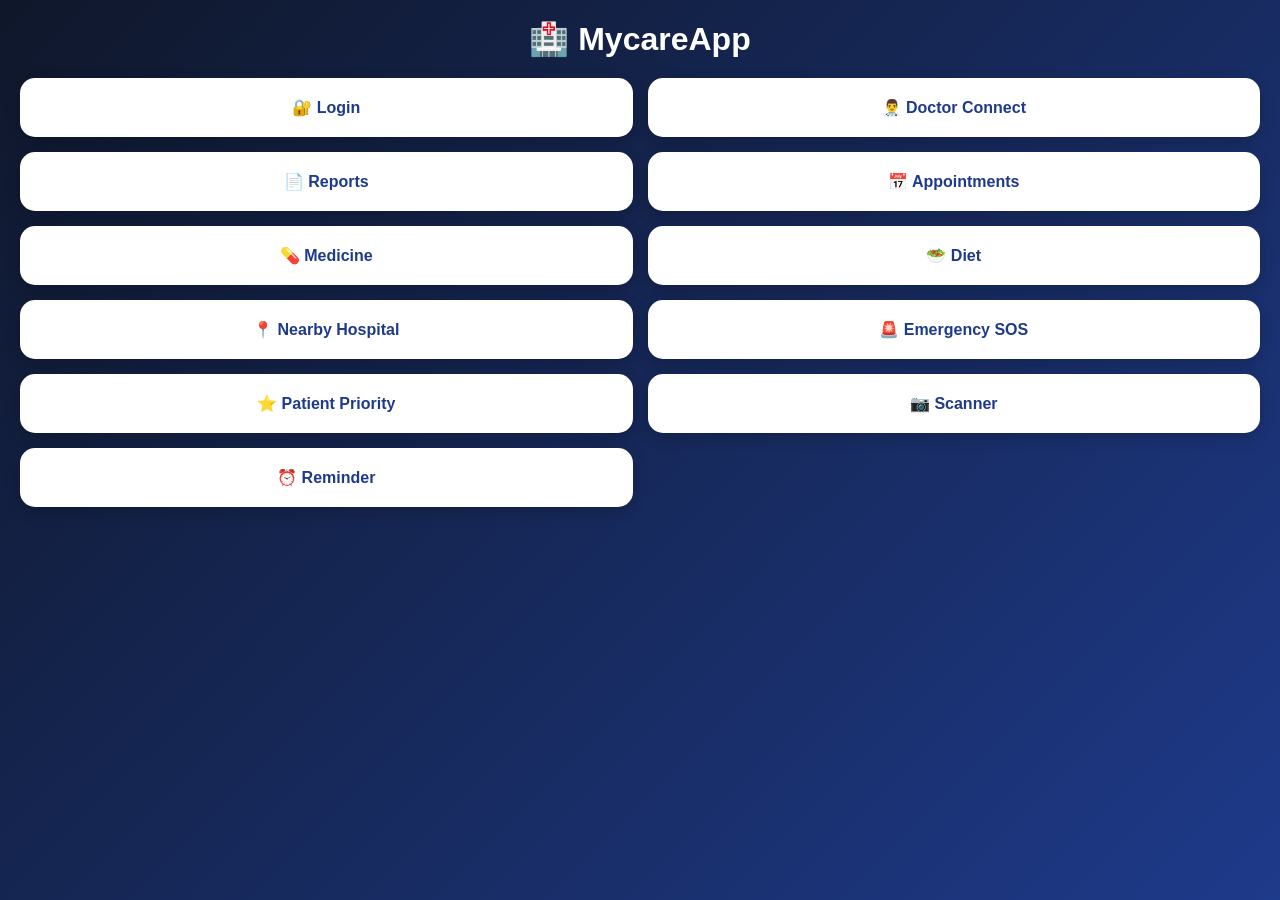
<file: index.html>
<!DOCTYPE html>
<html>
<head>
<meta charset="UTF-8">
<meta name="viewport" content="width=device-width, initial-scale=1.0">
<title>MycareApp</title>

<style>
*{
margin:0;
padding:0;
box-sizing:border-box;
font-family:Arial,sans-serif;
}

body{
background:linear-gradient(135deg,#0f172a,#1e3a8a);
min-height:100vh;
padding:20px;
}

/* TITLE */
h1{
text-align:center;
color:white;
margin-bottom:20px;
}

/* GRID */
.grid{
display:grid;
grid-template-columns:repeat(2, 1fr);
gap:15px;
margin-top:20px;
}

/* CARD STYLE */
.card{
background:white;
color:#1e3a8a;
padding:20px;
text-align:center;
border-radius:15px;
text-decoration:none;
font-weight:bold;
font-size:16px;
box-shadow:0 5px 15px rgba(0,0,0,0.2);
transition:0.2s;
display:block;
}

.card:active{
transform:scale(0.96);
}

.card:hover{
transform:scale(1.03);
}

/* MOBILE RESPONSIVE */
@media screen and (max-width: 768px){
.grid{
grid-template-columns:1fr;
}

.card{
font-size:18px;
padding:25px;
}

body{
padding:10px;
}

h1{
font-size:24px;
}
}
</style>
</head>

<body>

<h1>🏥 MycareApp</h1>

<div class="grid">

<a class="card" href="login.html">🔐 Login</a>

<a class="card" href="doctor_connect.html">👨‍⚕️ Doctor Connect</a>

<a class="card" href="reports.html">📄 Reports</a>

<a class="card" href="appointments.html">📅 Appointments</a>

<a class="card" href="medicine.html">💊 Medicine</a>

<a class="card" href="diet.html">🥗 Diet</a>

<a class="card" href="nearby.html">📍 Nearby Hospital</a>

<a class="card" href="emergency.html">🚨 Emergency SOS</a>

<a class="card" href="patient_priority.html">⭐ Patient Priority</a>

<a class="card" href="scanner.html">📷 Scanner</a>

<a class="card" href="tablet_reminder.html">⏰ Reminder</a>

</div>

</body>
</html>
</file>
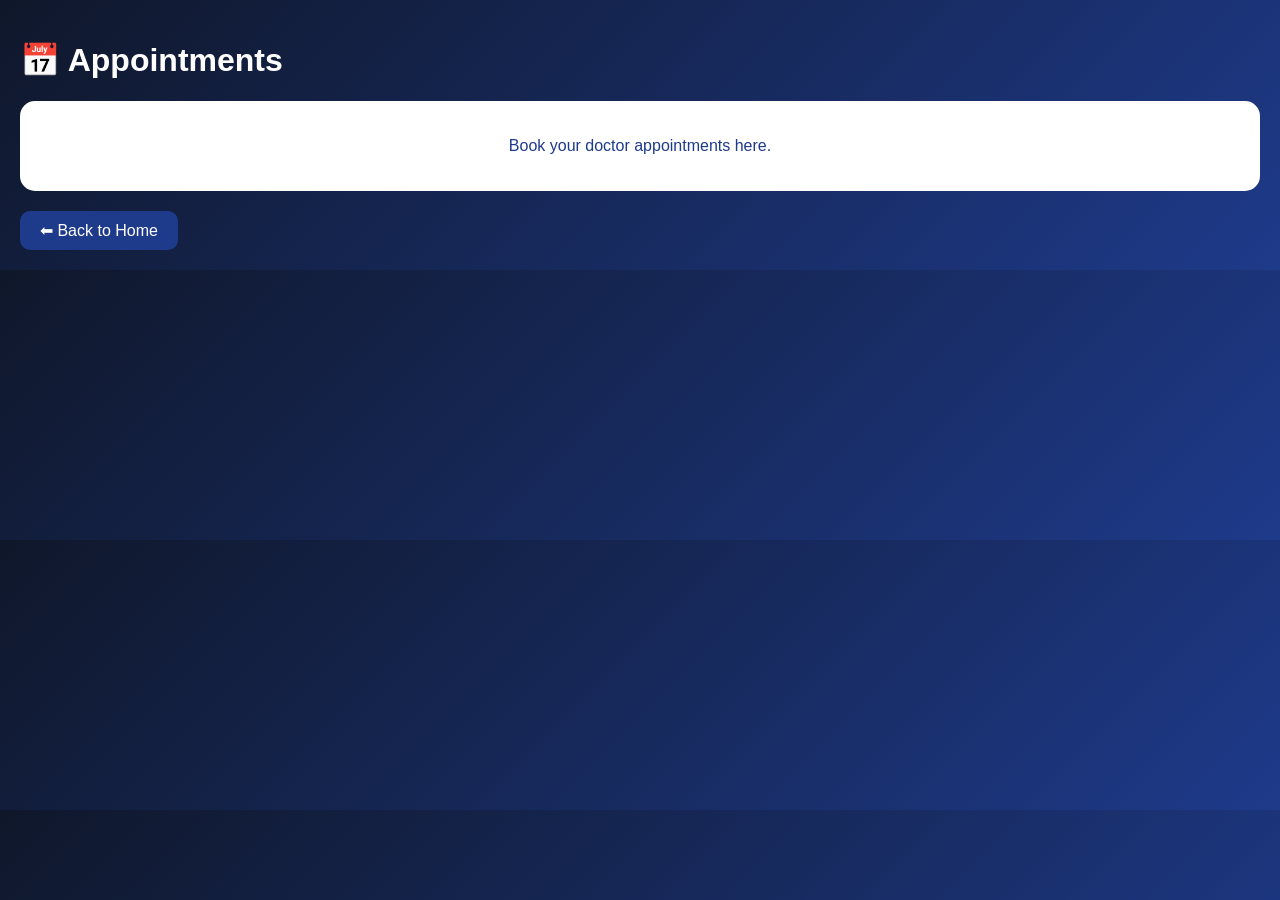
<file: appointments.html>
<!DOCTYPE html>
<html>
<head>
<meta charset="UTF-8">
<meta name="viewport" content="width=device-width, initial-scale=1.0">
<title>Appointments</title>

<style>
body{
margin:0;
font-family:Arial;
background:linear-gradient(135deg,#0f172a,#1e3a8a);
color:white;
padding:20px;
}

.box{
background:white;
color:#1e3a8a;
padding:20px;
border-radius:15px;
text-align:center;
}

a{
display:inline-block;
margin-top:20px;
color:white;
text-decoration:none;
background:#1e3a8a;
padding:10px 20px;
border-radius:10px;
}
</style>
</head>

<body>

<h1>📅 Appointments</h1>

<div class="box">
<p>Book your doctor appointments here.</p>
</div>

<a href="index.html">⬅ Back to Home</a>

</body>
</html>
</file>
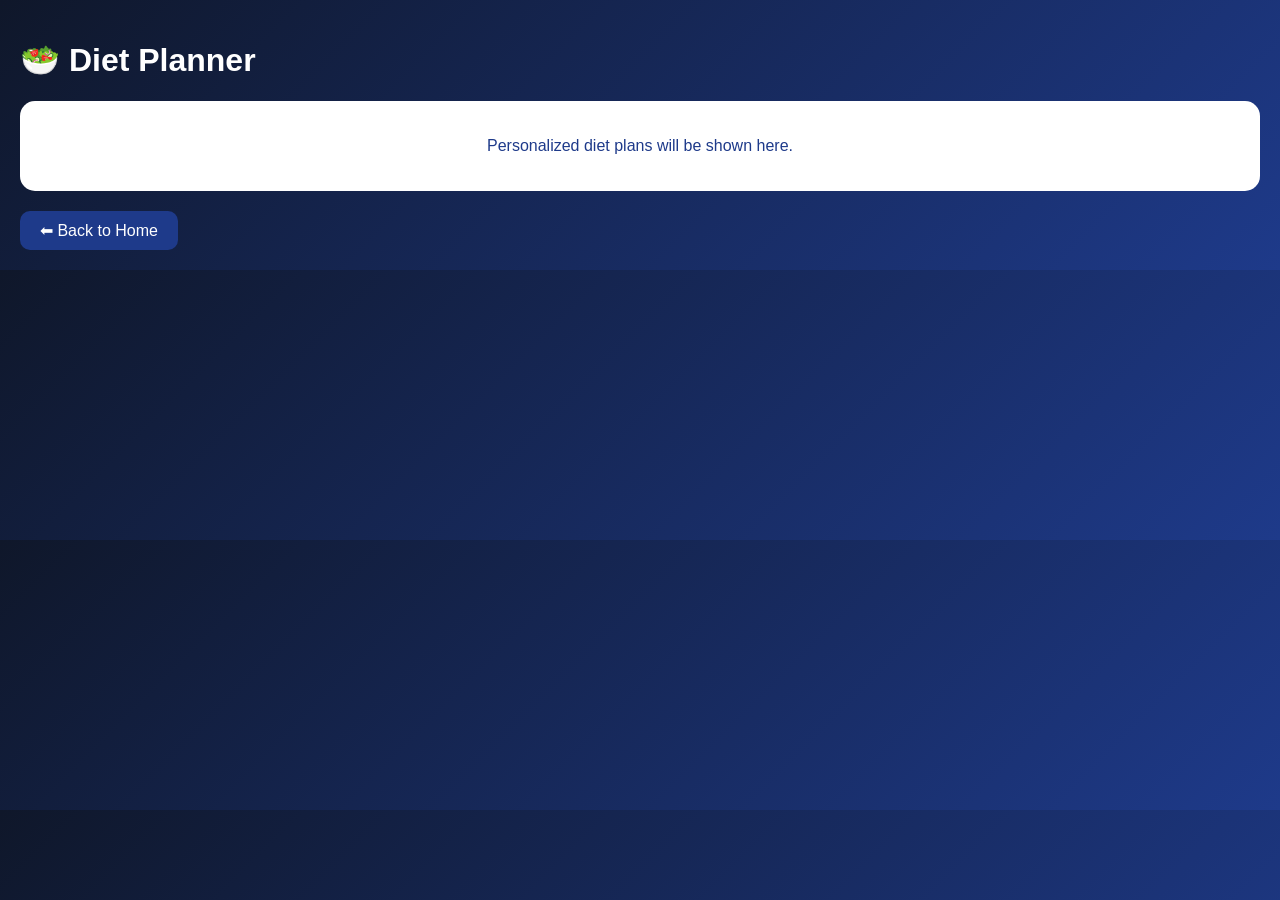
<file: diet.html>
<!DOCTYPE html>
<html>
<head>
<meta charset="UTF-8">
<meta name="viewport" content="width=device-width, initial-scale=1.0">
<title>Diet Planner</title>

<style>
body{
margin:0;
font-family:Arial;
background:linear-gradient(135deg,#0f172a,#1e3a8a);
color:white;
padding:20px;
}

.box{
background:white;
color:#1e3a8a;
padding:20px;
border-radius:15px;
text-align:center;
}

a{
display:inline-block;
margin-top:20px;
color:white;
text-decoration:none;
background:#1e3a8a;
padding:10px 20px;
border-radius:10px;
}
</style>
</head>

<body>

<h1>🥗 Diet Planner</h1>

<div class="box">
<p>Personalized diet plans will be shown here.</p>
</div>

<a href="index.html">⬅ Back to Home</a>

</body>
</html>
</file>
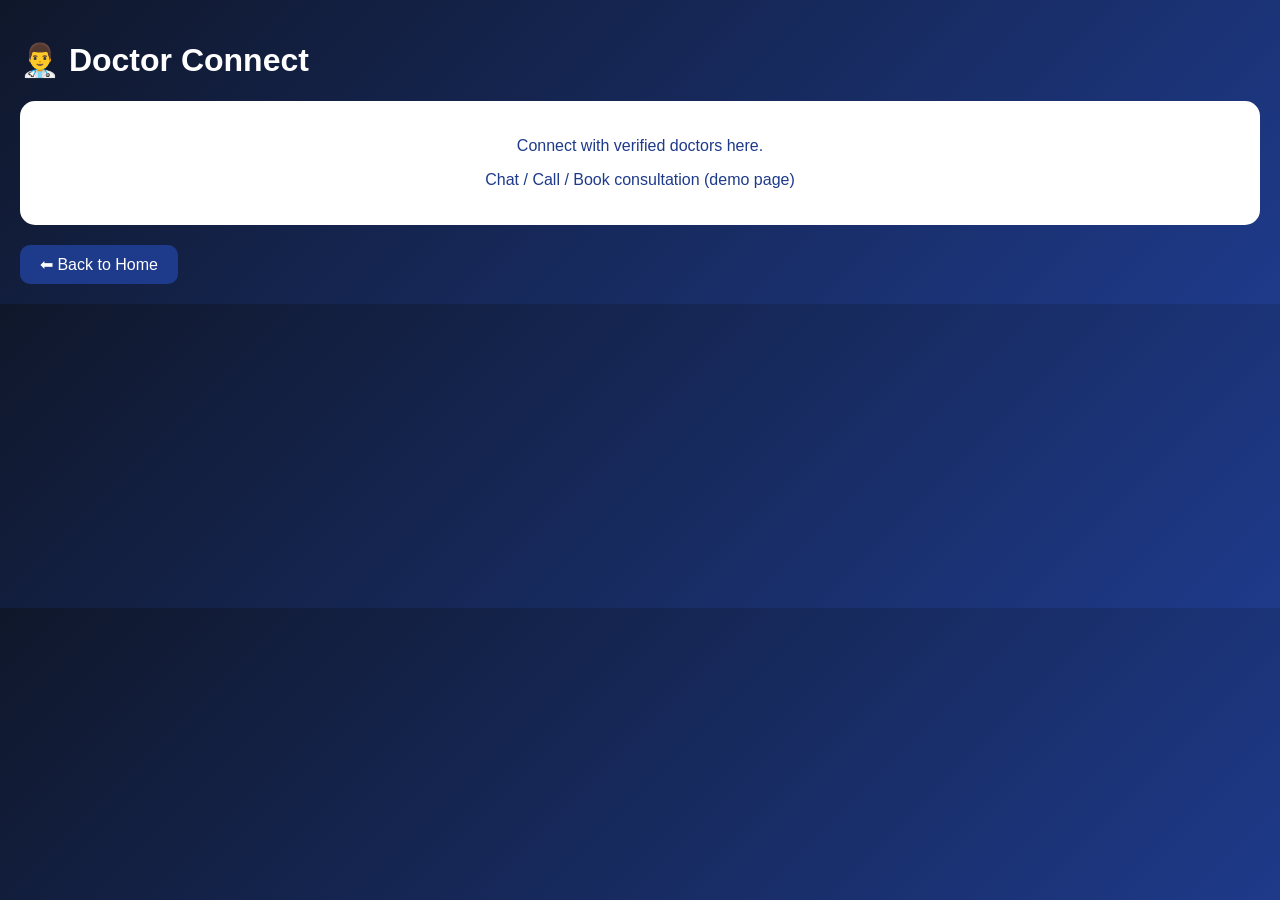
<file: doctor_connect.html>
<!DOCTYPE html>
<html>
<head>
<meta charset="UTF-8">
<meta name="viewport" content="width=device-width, initial-scale=1.0">
<title>Doctor Connect</title>

<style>
body{
margin:0;
font-family:Arial;
background:linear-gradient(135deg,#0f172a,#1e3a8a);
color:white;
padding:20px;
}

.box{
background:white;
color:#1e3a8a;
padding:20px;
border-radius:15px;
text-align:center;
}

a{
display:inline-block;
margin-top:20px;
color:white;
text-decoration:none;
background:#1e3a8a;
padding:10px 20px;
border-radius:10px;
}
</style>
</head>

<body>

<h1>👨‍⚕️ Doctor Connect</h1>

<div class="box">
<p>Connect with verified doctors here.</p>
<p>Chat / Call / Book consultation (demo page)</p>
</div>

<a href="index.html">⬅ Back to Home</a>

</body>
</html>
</file>
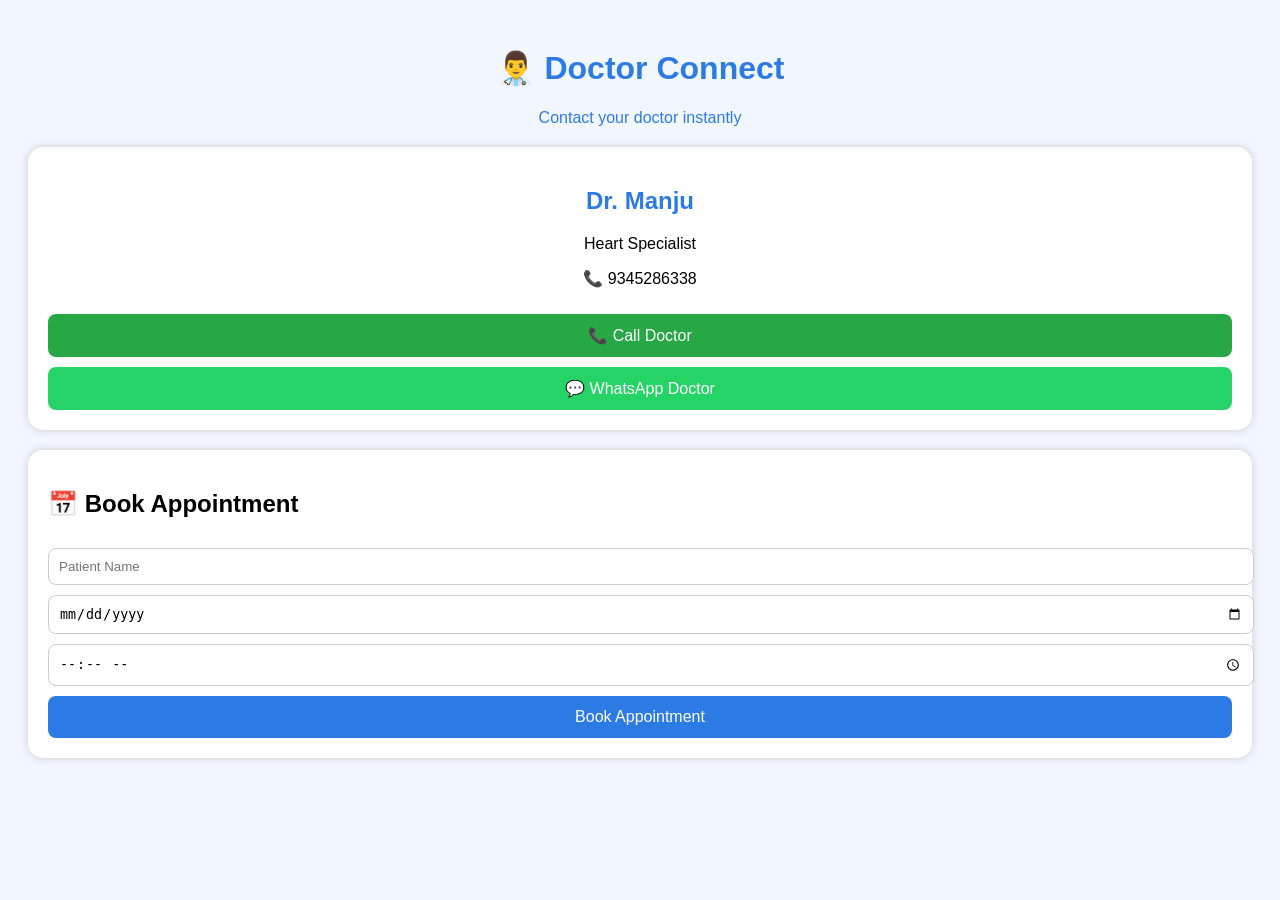
<file: doctor_contact.html>
<!DOCTYPE html>
<html>
<head>
<title>Doctor Connect</title>

<style>

body{
    font-family:Arial,sans-serif;
    background:#f2f6ff;
    padding:20px;
}

.header{
    text-align:center;
    color:#2c7be5;
    margin-bottom:20px;
}

.card{
    background:white;
    padding:20px;
    border-radius:15px;
    box-shadow:0 0 10px #ccc;
    margin-bottom:20px;
}

.doctor{
    text-align:center;
}

.doctor h2{
    color:#2c7be5;
}

button{
    width:100%;
    padding:12px;
    margin-top:10px;
    border:none;
    border-radius:8px;
    color:white;
    font-size:16px;
    cursor:pointer;
}

.call{
    background:#28a745;
}

.whatsapp{
    background:#25D366;
}

.book{
    background:#2c7be5;
}

input{
    width:100%;
    padding:10px;
    margin-top:10px;
    border:1px solid #ccc;
    border-radius:8px;
}

</style>

</head>

<body>

<div class="header">
<h1>👨‍⚕️ Doctor Connect</h1>
<p>Contact your doctor instantly</p>
</div>

<div class="card doctor">

<h2>Dr. Manju</h2>

<p>Heart Specialist</p>

<p>📞 9345286338</p>

<a href="tel:9345286338">
<button class="call">
📞 Call Doctor
</button>
</a>

<a href="https://wa.me/919345286338" target="_blank">
<button class="whatsapp">
💬 WhatsApp Doctor
</button>
</a>

</div>

<div class="card">

<h2>📅 Book Appointment</h2>

<input type="text" id="name" placeholder="Patient Name">

<input type="date" id="date">

<input type="time" id="time">

<button class="book" onclick="bookAppointment()">
Book Appointment
</button>

</div>

<script>

function bookAppointment(){

let name=document.getElementById("name").value;
let date=document.getElementById("date").value;
let time=document.getElementById("time").value;

if(name=="" || date=="" || time==""){
alert("Fill all fields");
return;
}

alert(
"Appointment Booked Successfully!\n\n"+
"Patient: "+name+
"\nDate: "+date+
"\nTime: "+time
);

}

</script>

</body>
</html>
</file>
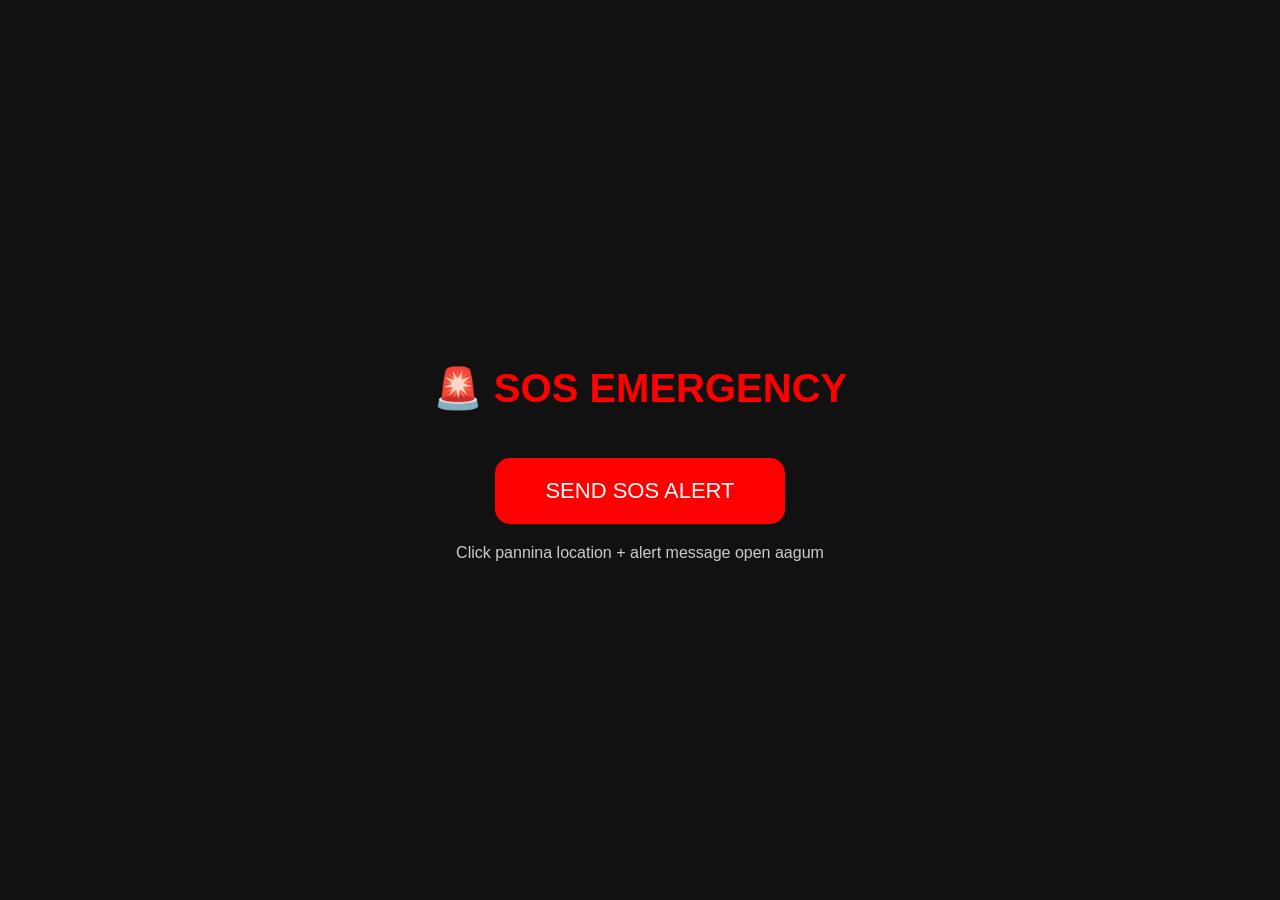
<file: emergency.html>
<!DOCTYPE html>
<html lang="en">
<head>
  <meta charset="UTF-8">
  <title>Emergency SOS</title>

  <style>
    body {
      margin: 0;
      font-family: Arial;
      background: #111;
      color: white;
      display: flex;
      justify-content: center;
      align-items: center;
      height: 100vh;
      flex-direction: column;
    }

    .container {
      text-align: center;
    }

    h1 {
      color: red;
      font-size: 40px;
    }

    .sos-btn {
      background: red;
      color: white;
      border: none;
      padding: 20px 50px;
      font-size: 22px;
      border-radius: 15px;
      cursor: pointer;
      margin-top: 20px;
    }

    .sos-btn:hover {
      background: darkred;
    }

    .info {
      margin-top: 20px;
      font-size: 16px;
      color: #ccc;
    }
  </style>
</head>

<body>

  <div class="container">
    <h1>🚨 SOS EMERGENCY</h1>

    <button class="sos-btn" onclick="activateSOS()">
      SEND SOS ALERT
    </button>

    <div class="info">
      Click pannina location + alert message open aagum
    </div>
  </div>

  <script>
function activateSOS() {

  let message = "🚨 Emergency! I need help urgently.";

  // First ask location properly
  if (navigator.geolocation) {

    navigator.geolocation.getCurrentPosition(
      function(position) {

        let lat = position.coords.latitude;
        let lon = position.coords.longitude;

        // Add location to message
        let fullMessage =
          message +
          "\n📍 Location: https://maps.google.com/?q=" +
          lat + "," + lon;

        // Open SMS AFTER getting location
        window.location.href =
          "sms:108?body=" + encodeURIComponent(fullMessage);

      },
      function(error) {
        alert("Location permission denied ❌");

        // fallback SMS without location
        window.location.href =
          "sms:108?body=" + encodeURIComponent(message);
      }
    );

  } else {
    alert("Geolocation not supported");

    window.location.href =
      "sms:108?body=" + encodeURIComponent(message);
  }
}
</script>

</body>
</html>
</file>
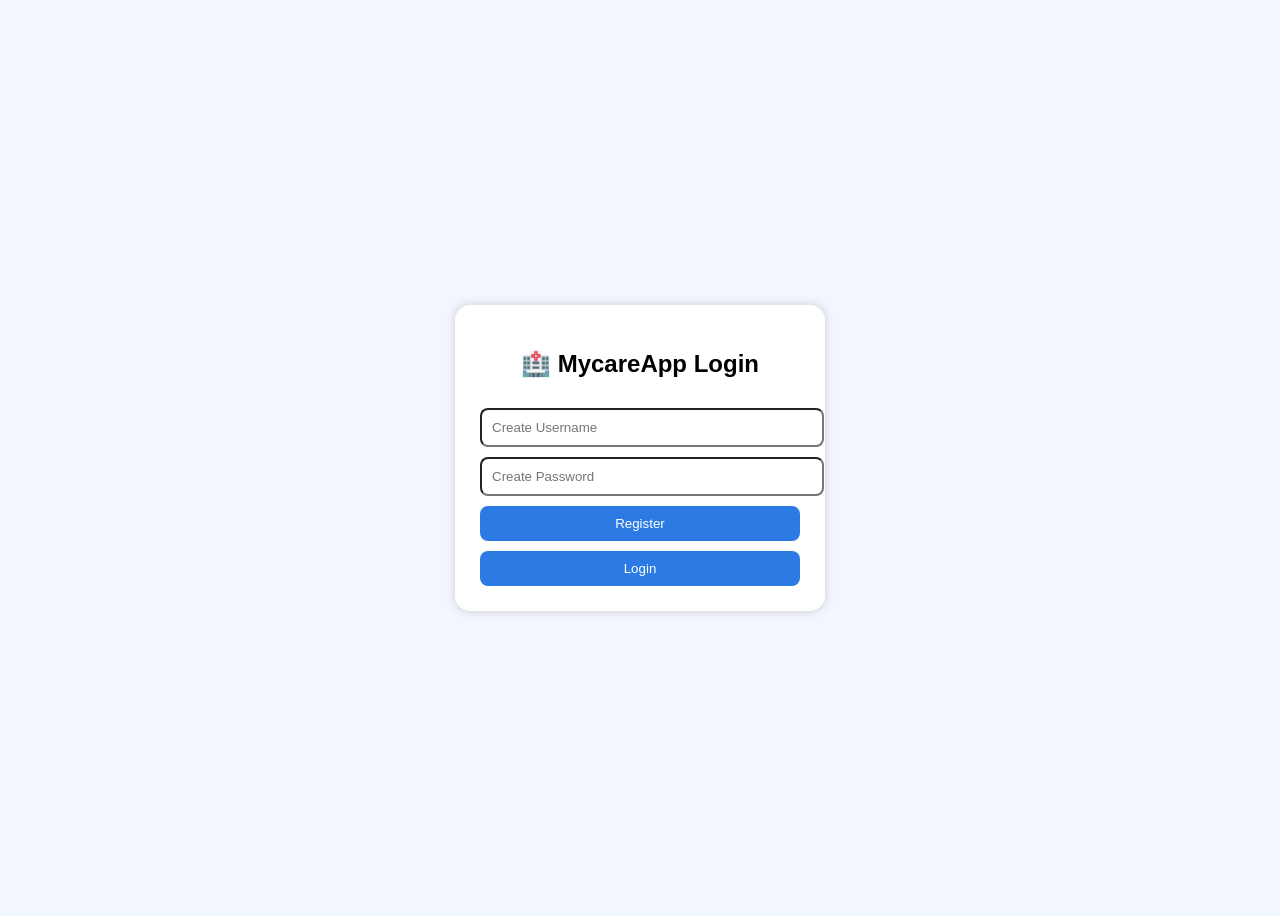
<file: login.html>
<!DOCTYPE html>
<html>
<head>
  <title>MycareApp Login</title>

  <style>
    body {
      font-family: Arial;
      background: #f2f6ff;
      display: flex;
      justify-content: center;
      align-items: center;
      height: 100vh;
    }

    .box {
      background: white;
      padding: 25px;
      width: 320px;
      border-radius: 15px;
      box-shadow: 0px 0px 10px #ccc;
      text-align: center;
    }

    input, button {
      width: 100%;
      padding: 10px;
      margin-top: 10px;
      border-radius: 8px;
    }

    button {
      background: #2c7be5;
      color: white;
      border: none;
    }
  </style>
</head>

<body>

<div class="box">

  <h2>🏥 MycareApp Login</h2>

  <input type="text" id="user" placeholder="Create Username">
  <input type="password" id="pass" placeholder="Create Password">

  <button onclick="register()">Register</button>
  <button onclick="login()">Login</button>

</div>

<script>

// REGISTER NEW USER
function register() {

  let user = document.getElementById("user").value.trim();
  let pass = document.getElementById("pass").value.trim();

  if(user === "" || pass === "") {
    alert("Enter username & password");
    return;
  }

  localStorage.setItem("user", user);
  localStorage.setItem("pass", pass);

  alert("Account Created ✔");
}

// LOGIN CHECK
function login() {

  let user = document.getElementById("user").value.trim();
  let pass = document.getElementById("pass").value.trim();

  let savedUser = localStorage.getItem("user");
  let savedPass = localStorage.getItem("pass");

  if(user === savedUser && pass === savedPass) {
    alert("Login Success ✔");
    window.location.href = "index.html";
  } else {
    alert("Invalid login ❌ First register pannunga");
  }
}

</script>

</body>
</html>
</file>
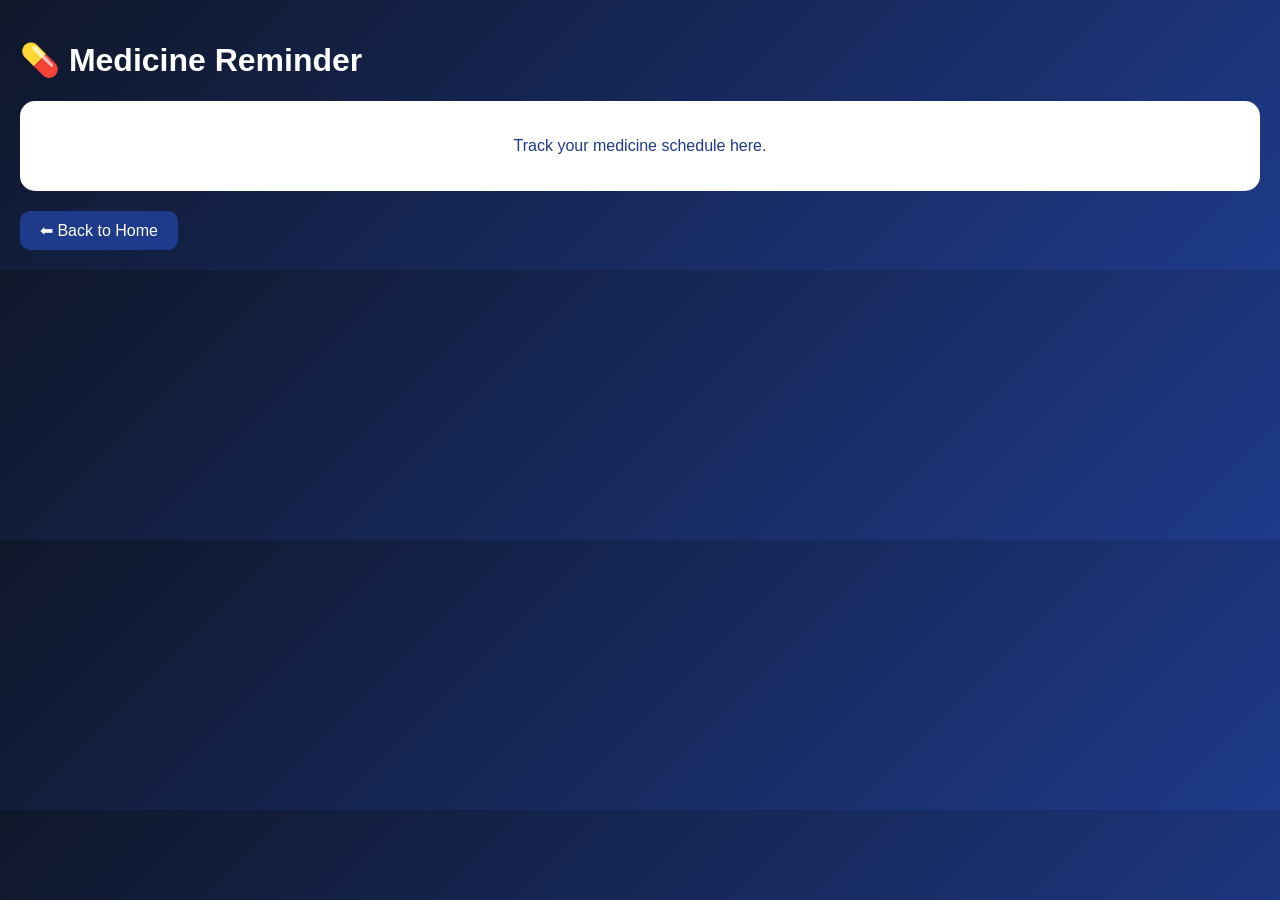
<file: medicine.html>
<!DOCTYPE html>
<html>
<head>
<meta charset="UTF-8">
<meta name="viewport" content="width=device-width, initial-scale=1.0">
<title>Medicine</title>

<style>
body{
margin:0;
font-family:Arial;
background:linear-gradient(135deg,#0f172a,#1e3a8a);
color:white;
padding:20px;
}

.box{
background:white;
color:#1e3a8a;
padding:20px;
border-radius:15px;
text-align:center;
}

a{
display:inline-block;
margin-top:20px;
color:white;
text-decoration:none;
background:#1e3a8a;
padding:10px 20px;
border-radius:10px;
}
</style>
</head>

<body>

<h1>💊 Medicine Reminder</h1>

<div class="box">
<p>Track your medicine schedule here.</p>
</div>

<a href="index.html">⬅ Back to Home</a>

</body>
</html>
</file>
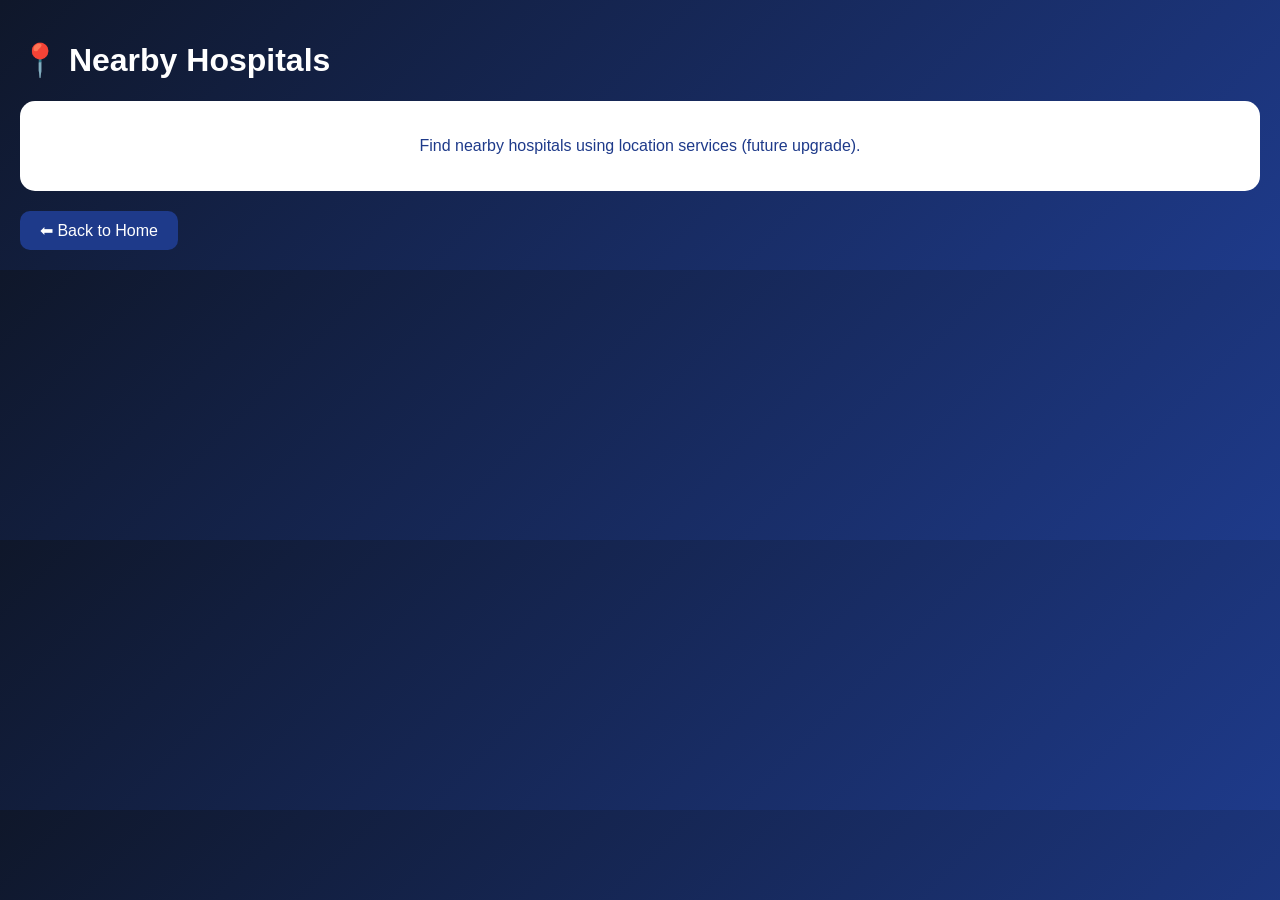
<file: nearby.html>
<!DOCTYPE html>
<html>
<head>
<meta charset="UTF-8">
<meta name="viewport" content="width=device-width, initial-scale=1.0">
<title>Hospitals</title>

<style>
body{
margin:0;
font-family:Arial;
background:linear-gradient(135deg,#0f172a,#1e3a8a);
color:white;
padding:20px;
}

.box{
background:white;
color:#1e3a8a;
padding:20px;
border-radius:15px;
text-align:center;
}

a{
display:inline-block;
margin-top:20px;
color:white;
text-decoration:none;
background:#1e3a8a;
padding:10px 20px;
border-radius:10px;
}
</style>
</head>

<body>

<h1>📍 Nearby Hospitals</h1>

<div class="box">
<p>Find nearby hospitals using location services (future upgrade).</p>
</div>

<a href="index.html">⬅ Back to Home</a>

</body>
</html>
</file>
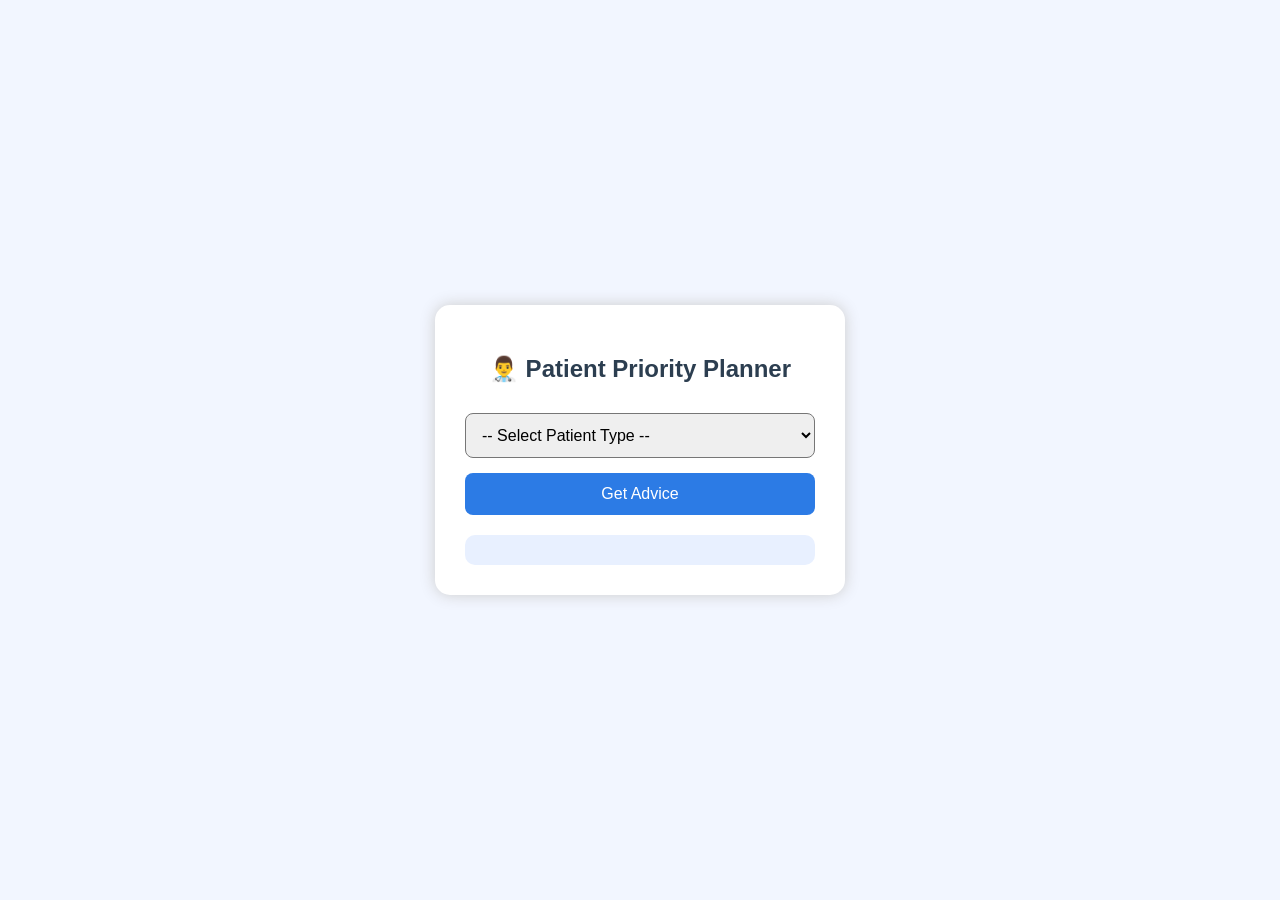
<file: patient_priority.html>
<!DOCTYPE html>
<html>
<head>
  <title>Patient Priority Planner</title>

  <style>
    body {
      font-family: Arial;
      background: #f2f6ff;
      margin: 0;
      padding: 0;

      /* FULL CENTER ALIGN FIX */
      display: flex;
      justify-content: center;
      align-items: center;
      height: 100vh;
    }

    .box {
      background: white;
      padding: 30px;
      width: 350px;
      border-radius: 15px;
      box-shadow: 0px 0px 15px #ccc;
      text-align: center;
    }

    h2 {
      margin-bottom: 20px;
      color: #2c3e50;
    }

    select {
      width: 100%;
      padding: 12px;
      font-size: 16px;
      border-radius: 8px;
      margin-top: 10px;
    }

    button {
      width: 100%;
      padding: 12px;
      margin-top: 15px;
      border: none;
      border-radius: 8px;
      background: #2c7be5;
      color: white;
      font-size: 16px;
      cursor: pointer;
    }

    button:hover {
      background: #1a5fd0;
    }

    #output {
      margin-top: 20px;
      text-align: left;
      background: #e8f0ff;
      padding: 15px;
      border-radius: 10px;
    }
  </style>
</head>

<body>

<div class="box">

  <h2>👨‍⚕️ Patient Priority Planner</h2>

  <select id="patient">
    <option value="">-- Select Patient Type --</option>
    <option value="sugar">Sugar Patient</option>
    <option value="bp">BP Patient</option>
    <option value="pregnant">Pregnant Lady</option>
    <option value="elder">Elderly Person</option>
    <option value="cancer">Cancer Patient</option>
  </select>

  <button onclick="showAdvice()">Get Advice</button>

  <div id="output"></div>

</div>

<script>
function showAdvice() {
  let type = document.getElementById("patient").value;
  let output = document.getElementById("output");

  if(type === "sugar") {
    output.innerHTML = "🍬 Sugar: No sugar, walk daily, avoid junk food";
  }
  else if(type === "bp") {
    output.innerHTML = "❤️ BP: Low salt diet, yoga, avoid fried food";
  }
  else if(type === "pregnant") {
    output.innerHTML = "🤰 Pregnant: Iron food, milk, rest well";
  }
  else if(type === "elder") {
    output.innerHTML = "👴 Elder: Light food, slow walk, avoid spice";
  }
  else if(type === "cancer") {
    output.innerHTML = "🎗️ Cancer: Protein food, fluids, doctor care";
  }
  else {
    output.innerHTML = "Please select patient type";
  }
}
</script>

</body>
</html>
</file>
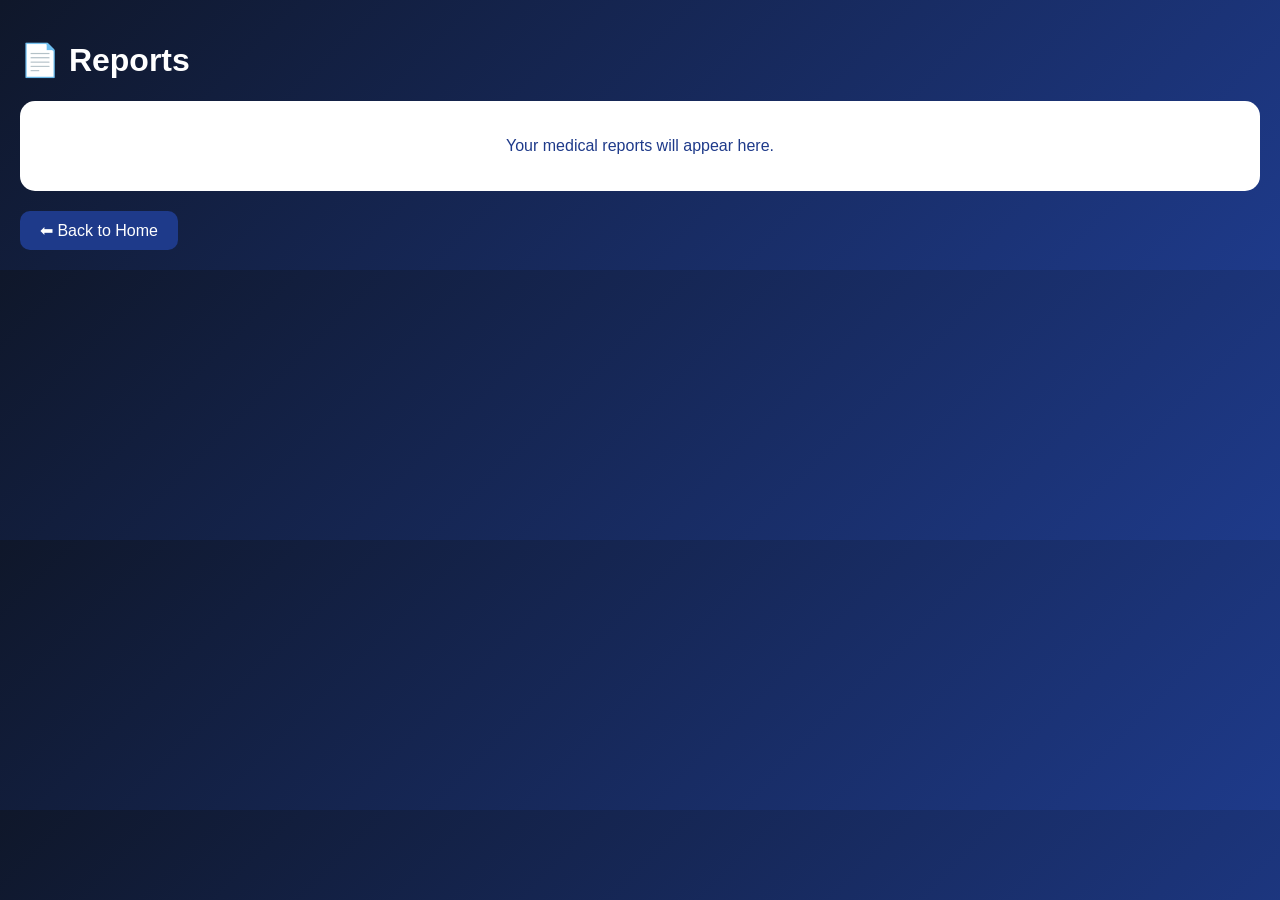
<file: reports.html>
<!DOCTYPE html>
<html>
<head>
<meta charset="UTF-8">
<meta name="viewport" content="width=device-width, initial-scale=1.0">
<title>Reports</title>

<style>
body{
margin:0;
font-family:Arial;
background:linear-gradient(135deg,#0f172a,#1e3a8a);
color:white;
padding:20px;
}

.box{
background:white;
color:#1e3a8a;
padding:20px;
border-radius:15px;
text-align:center;
}

a{
display:inline-block;
margin-top:20px;
color:white;
text-decoration:none;
background:#1e3a8a;
padding:10px 20px;
border-radius:10px;
}
</style>
</head>

<body>

<h1>📄 Reports</h1>

<div class="box">
<p>Your medical reports will appear here.</p>
</div>

<a href="index.html">⬅ Back to Home</a>

</body>
</html>
</file>
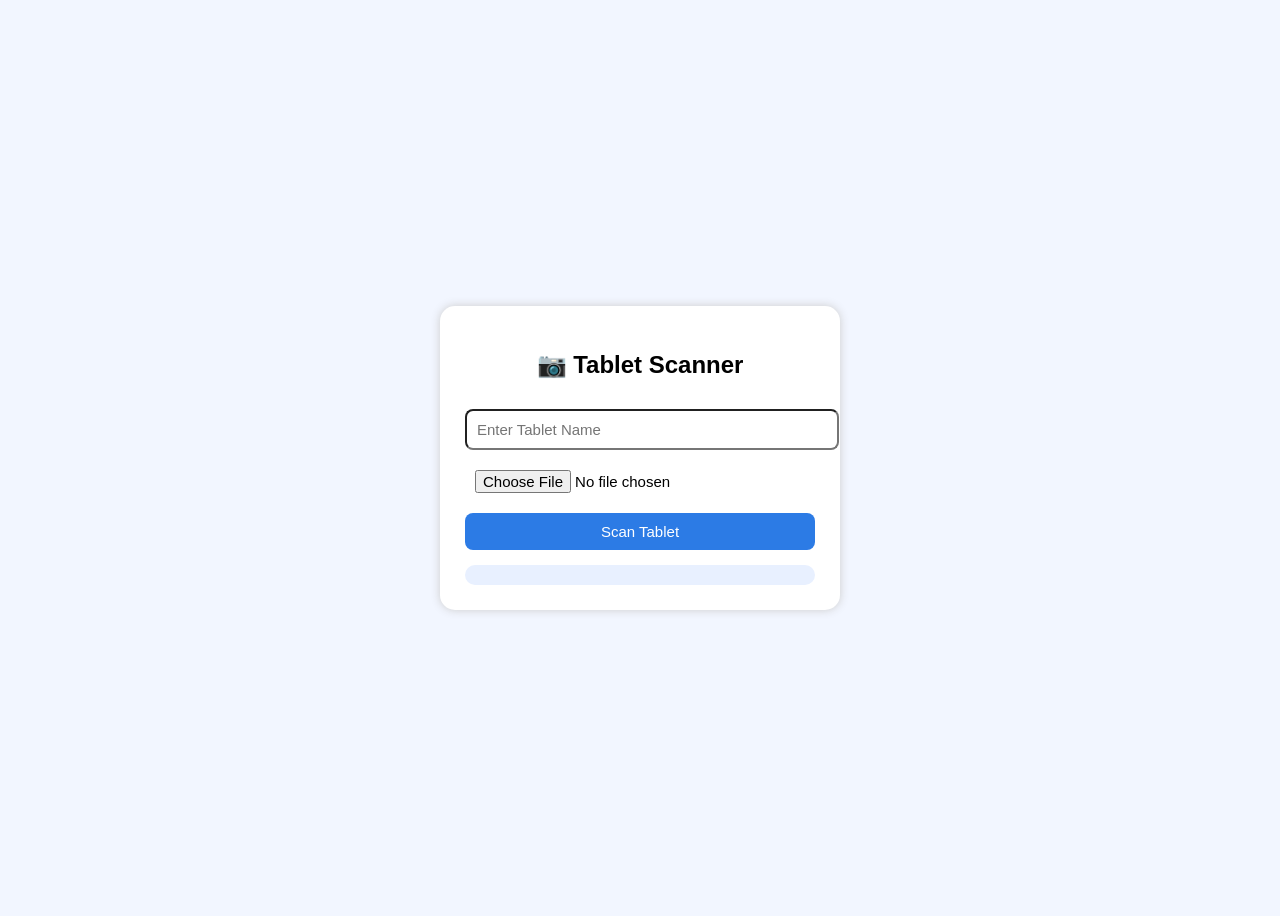
<file: scanner.html>
<!DOCTYPE html>
<html>
<head>
  <title>Tablet Scanner</title>

  <style>
    body {
      font-family: Arial;
      background: #f2f6ff;
      display: flex;
      justify-content: center;
      align-items: center;
      height: 100vh;
    }

    .box {
      background: white;
      padding: 25px;
      width: 350px;
      border-radius: 15px;
      box-shadow: 0px 0px 10px #ccc;
      text-align: center;
    }

    input, button {
      width: 100%;
      padding: 10px;
      margin-top: 10px;
      border-radius: 8px;
      font-size: 15px;
    }

    button {
      background: #2c7be5;
      color: white;
      border: none;
      cursor: pointer;
    }

    button:hover {
      background: #1a5fd0;
    }

    #result {
      margin-top: 15px;
      background: #e8f0ff;
      padding: 10px;
      border-radius: 10px;
      text-align: left;
    }
  </style>
</head>

<body>

<div class="box">

  <h2>📷 Tablet Scanner</h2>

  <!-- TEXT INPUT -->
  <input type="text" id="tabletName" placeholder="Enter Tablet Name">

  <!-- CAMERA INPUT (mobile works) -->
  <input type="file" accept="image/*" capture="environment" id="camera">

  <button onclick="scanTablet()">Scan Tablet</button>

  <div id="result"></div>

</div>

<script>
function scanTablet() {

  let name = document.getElementById("tabletName").value.trim().toLowerCase();
  let result = document.getElementById("result");

  if(name === "") {
    result.innerHTML = "⚠️ tablet name enter pannu";
    return;
  }

  let data = {
    "dolo 650": "Paracetamol - fever & pain relief",
    "paracetamol": "Pain & fever control",
    "crocin": "Fever reducing tablet",
    "metformin": "Diabetes control tablet",
    "amlodipine": "BP control tablet"
  };

  if(data[name]) {
    result.innerHTML = `
      <h3>💊 ${name}</h3>
      <p>${data[name]}</p>
    `;
  } else {
    result.innerHTML = "❌ data illa. Try Dolo 650 / Crocin / Metformin";
  }

  // Camera info (simple message)
  let cam = document.getElementById("camera").files[0];
  if(cam) {
    result.innerHTML += "<br><br>📷 Image selected ✔ (real OCR next upgrade)";
  }
}
</script>

</body>
</html>
</file>
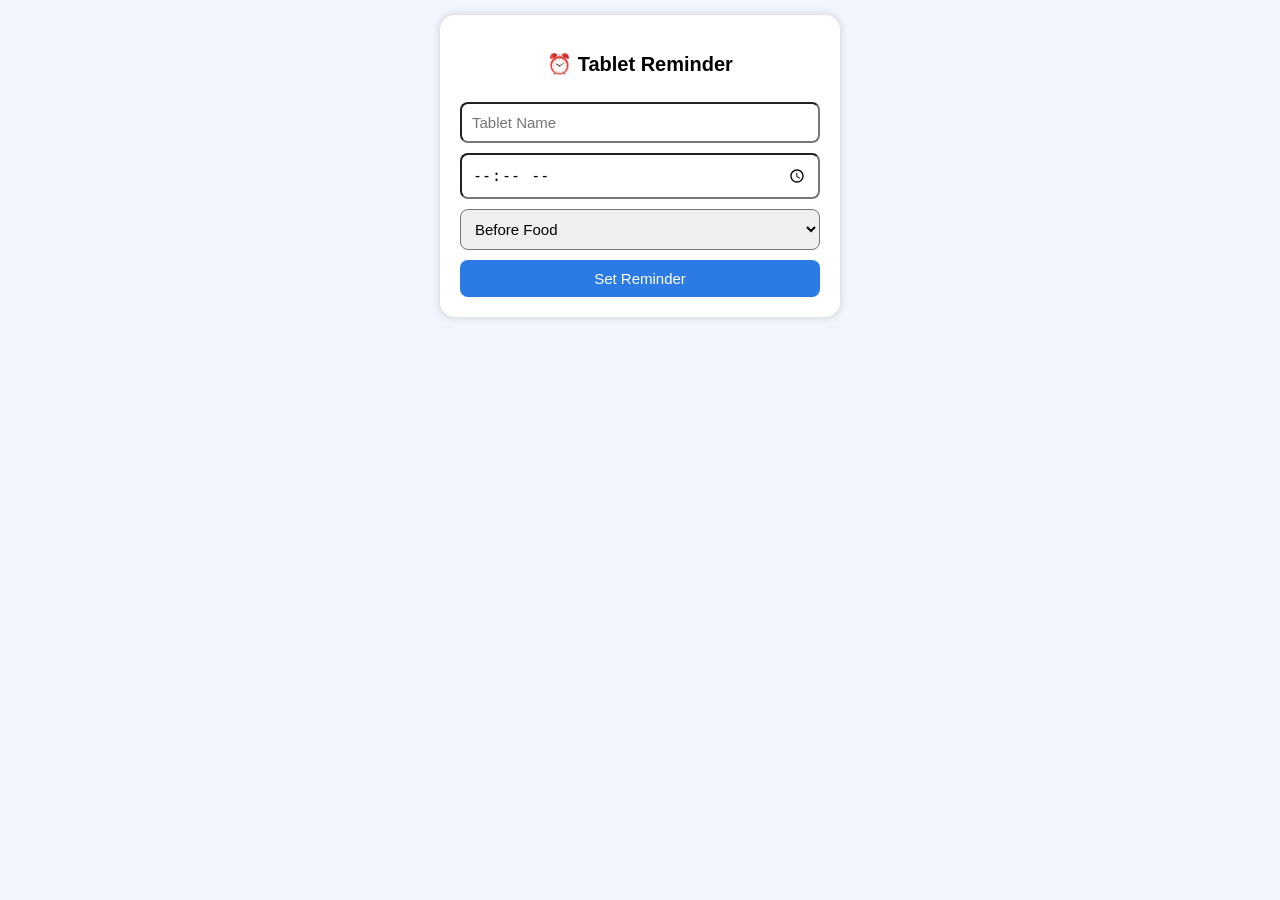
<file: tablet_reminder.html>
<!DOCTYPE html>
<html>
<head>
  <title>Tablet Reminder</title>

  <style>
    * {
      box-sizing: border-box;
    }

    body {
      font-family: Arial;
      background: #f2f6ff;
      margin: 0;
      padding: 15px;
      display: flex;
      justify-content: center;
    }

    .box {
      background: white;
      padding: 20px;
      width: 100%;
      max-width: 400px;   /* FIX: prevents overflow */
      border-radius: 15px;
      box-shadow: 0px 0px 10px #ccc;
      text-align: center;
    }

    input, select, button {
      width: 100%;
      padding: 10px;
      margin-top: 10px;
      border-radius: 8px;
      font-size: 15px;
    }

    button {
      background: #2c7be5;
      color: white;
      border: none;
      cursor: pointer;
    }

    button:hover {
      background: #1a5fd0;
    }

    .item {
      background: #e8f0ff;
      padding: 10px;
      margin-top: 10px;
      border-radius: 10px;
      text-align: left;
      word-wrap: break-word;
    }

    h2 {
      font-size: 20px;
    }
  </style>
</head>

<body>

<div class="box">

  <h2>⏰ Tablet Reminder</h2>

  <input type="text" id="tablet" placeholder="Tablet Name">

  <input type="time" id="time">

  <select id="food">
    <option>Before Food</option>
    <option>After Food</option>
  </select>

  <button onclick="addReminder()">Set Reminder</button>

  <div id="list"></div>

</div>

<script>

let reminders = JSON.parse(localStorage.getItem("reminders")) || [];

showList();
checkReminder();

function addReminder() {

  let tablet = document.getElementById("tablet").value;
  let time = document.getElementById("time").value;
  let food = document.getElementById("food").value;

  if(tablet === "" || time === "") {
    alert("Fill all fields");
    return;
  }

  reminders.push({tablet, time, food});

  localStorage.setItem("reminders", JSON.stringify(reminders));

  showList();
}

function showList() {

  let list = document.getElementById("list");
  list.innerHTML = "";

  reminders.forEach(r => {
    list.innerHTML += `
      <div class="item">
        💊 ${r.tablet}<br>
        ⏰ ${r.time}<br>
        🍽️ ${r.food}
      </div>
    `;
  });
}

function checkReminder() {

  setInterval(() => {

    let now = new Date();
    let current = now.getHours().toString().padStart(2,'0') + ":" +
                  now.getMinutes().toString().padStart(2,'0');

    reminders.forEach(r => {
      if(r.time === current) {
        alert("🔔 TAKE MEDICINE: " + r.tablet);
      }
    });

  }, 30000);
}

</script>

</body>
</html>
</file>
